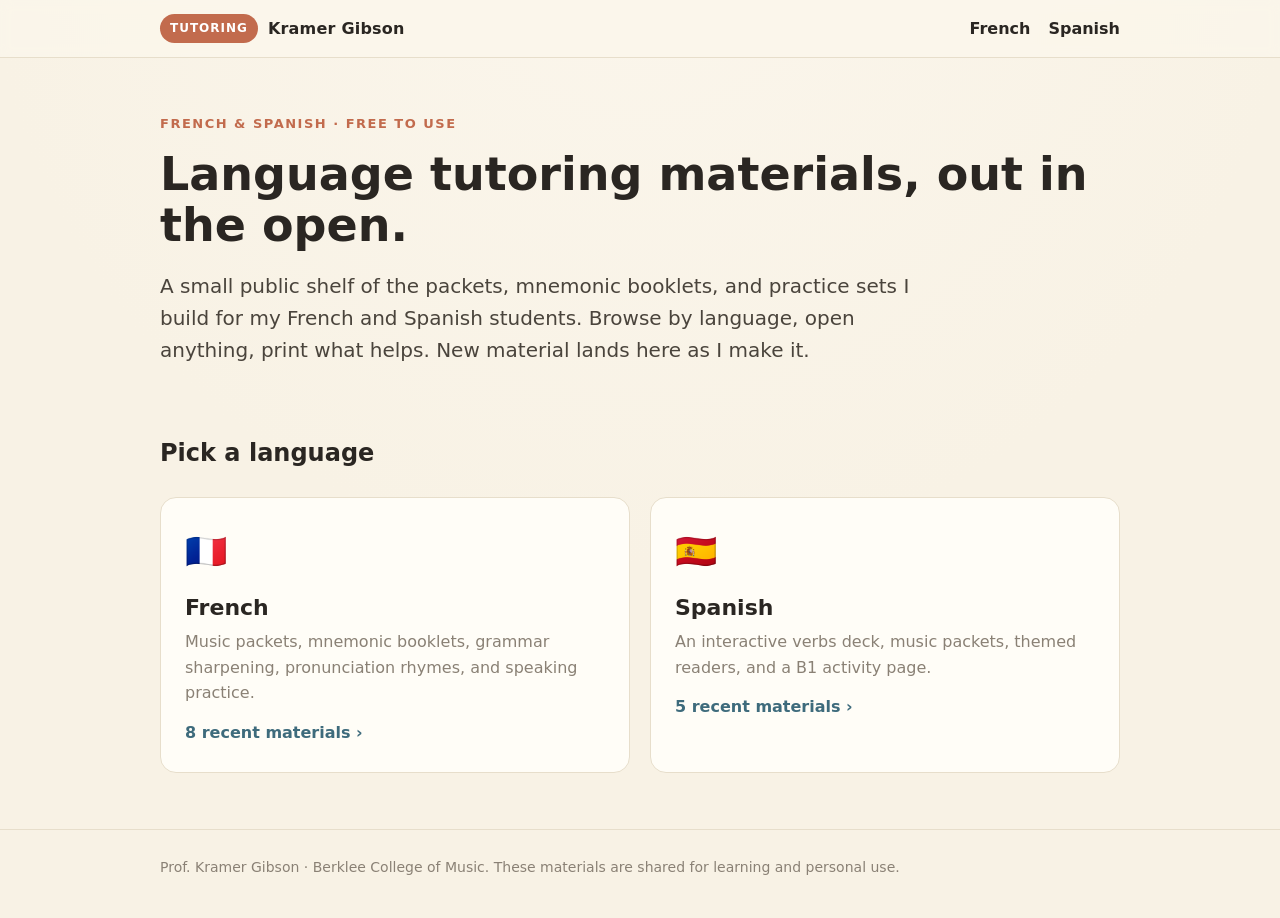
<file: index.html>
<!DOCTYPE html>
<html lang="en">
<head>
<meta charset="utf-8" />
<meta name="viewport" content="width=device-width, initial-scale=1.0" />
<title>Language Tutoring with Kramer Gibson</title>
<meta name="description" content="Free French and Spanish tutoring materials from Kramer Gibson: packets, mnemonic booklets, and practice sets." />
<link rel="stylesheet" href="assets/css/site.css" />
</head>
<body>

<nav class="nav">
  <div class="nav-inner">
    <a class="brand" href="index.html"><span class="badge">Tutoring</span> Kramer Gibson</a>
    <div class="nav-links">
      <a href="french.html">French</a>
      <a href="spanish.html">Spanish</a>
    </div>
  </div>
</nav>

<header class="hero">
  <div class="wrap">
    <div class="eyebrow">French &amp; Spanish &middot; Free to use</div>
    <h1>Language tutoring materials, out in the open.</h1>
    <p class="lede">
      A small public shelf of the packets, mnemonic booklets, and practice sets I build for my French and Spanish students. Browse by language, open anything, print what helps. New material lands here as I make it.
    </p>
  </div>
</header>

<section class="section">
  <div class="wrap">
    <h2>Pick a language</h2>
    <div class="pick">
      <a href="french.html">
        <div class="flag">🇫🇷</div>
        <h3>French</h3>
        <p>Music packets, mnemonic booklets, grammar sharpening, pronunciation rhymes, and speaking practice.</p>
        <span class="count">8 recent materials &rsaquo;</span>
      </a>
      <a href="spanish.html">
        <div class="flag">🇪🇸</div>
        <h3>Spanish</h3>
        <p>An interactive verbs deck, music packets, themed readers, and a B1 activity page.</p>
        <span class="count">5 recent materials &rsaquo;</span>
      </a>
    </div>
  </div>
</section>

<footer class="foot">
  <div class="wrap">
    Prof. Kramer Gibson &middot; Berklee College of Music. These materials are shared for learning and personal use.
  </div>
</footer>

</body>
</html>
</file>
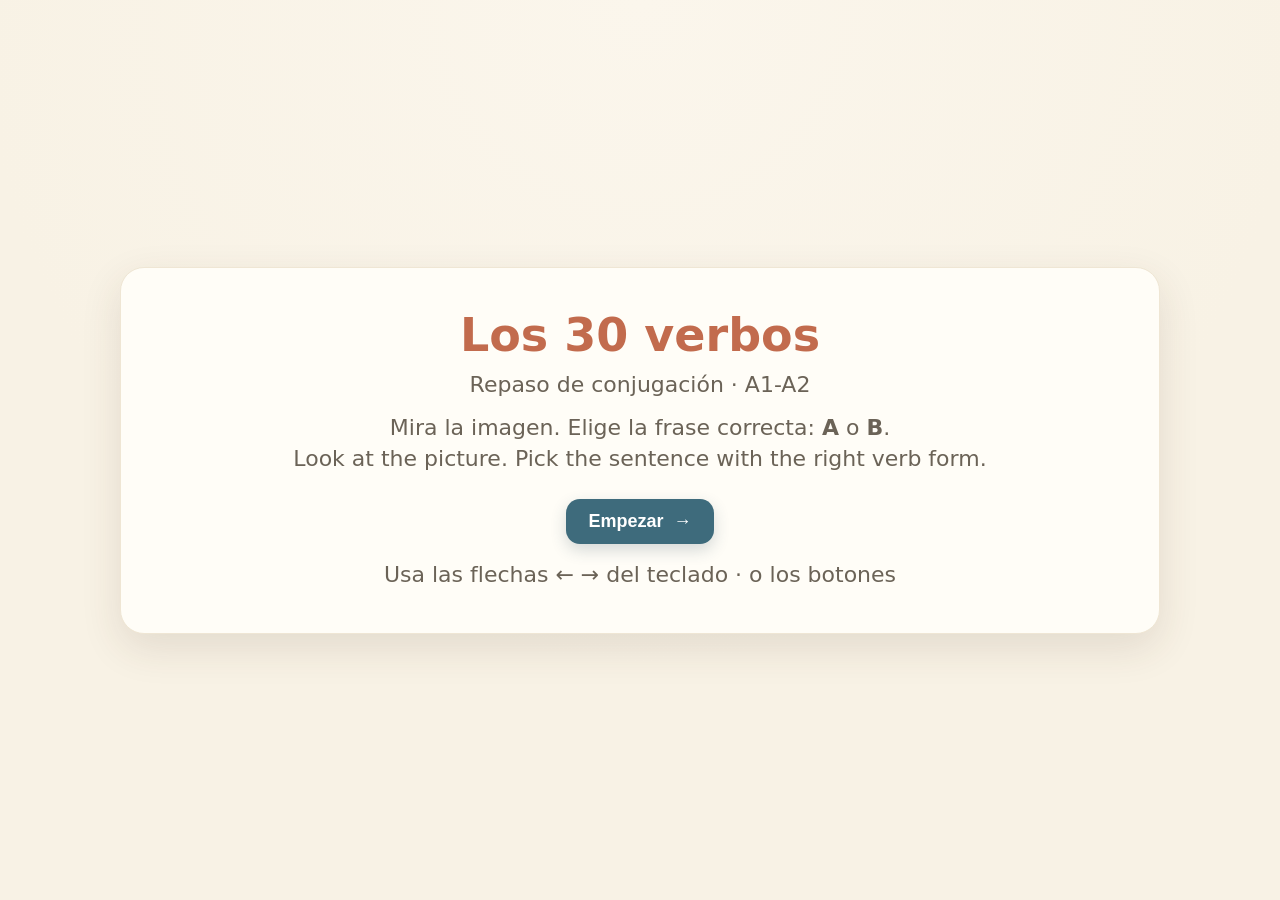
<file: files/spanish/top30-verbs-deck/index.html>
<!DOCTYPE html>
<html lang="es">
<head>
<meta charset="utf-8">
<meta name="viewport" content="width=device-width, initial-scale=1">
<title>Los 30 verbos: repaso de conjugación</title>
<style>
  :root{
    --cream:#F8F2E5; --ink:#2A2622; --terracotta:#C26B4D; --saffron:#D9A441;
    --sage:#7A8C6F; --ocean:#3E6B7C; --good:#5E8C61; --bad:#C7584B;
    --card:#FFFDF7;
  }
  *{box-sizing:border-box}
  html,body{margin:0;height:100%}
  body{
    font-family:-apple-system,"Segoe UI",system-ui,"Helvetica Neue",sans-serif;
    background:radial-gradient(circle at 50% 0%,#FBF6EC 0%,var(--cream) 60%);
    color:var(--ink); min-height:100%; display:flex; flex-direction:column;
    align-items:center; justify-content:center; padding:24px;
  }
  .stage{width:min(1040px,96vw)}
  .topbar{display:flex; align-items:center; justify-content:space-between; margin-bottom:14px}
  .chips{display:flex; gap:10px; align-items:center; flex-wrap:wrap}
  .chip{font-weight:700; letter-spacing:.3px; padding:6px 14px; border-radius:999px; font-size:18px}
  .chip-verb{background:var(--terracotta); color:#fff}
  .chip-en{background:#fff; color:var(--ink); border:2px solid var(--saffron)}
  .chip-tense{background:var(--ocean); color:#fff; font-size:15px; text-transform:uppercase; letter-spacing:1px}
  .progress{font-size:15px; color:#8a8175; font-weight:600}
  .score{font-size:15px; color:var(--sage); font-weight:700}
  .card{
    background:var(--card); border-radius:24px; padding:22px;
    box-shadow:0 14px 40px rgba(70,50,30,.12); border:1px solid #efe6d4;
  }
  .imgwrap{display:flex; justify-content:center}
  .imgwrap img{
    width:min(380px,60vw); aspect-ratio:1/1; object-fit:cover;
    border-radius:18px; background:#f0e8d8; box-shadow:0 8px 22px rgba(70,50,30,.14);
  }
  .imgwrap .ph{
    width:min(380px,60vw); aspect-ratio:1/1; border-radius:18px; background:#f0e8d8;
    display:flex; align-items:center; justify-content:center; color:#b6a98c; font-size:20px;
  }
  .prompt{text-align:center; margin:16px 0 8px; font-size:19px; color:#8a8175}
  .options{display:flex; flex-direction:column; gap:14px; margin-top:6px}
  .opt{
    display:flex; align-items:center; gap:14px; text-align:left; cursor:pointer;
    background:#fff; border:2.5px solid #e7dcc6; border-radius:16px; padding:18px 20px;
    font-size:26px; font-weight:600; color:var(--ink); transition:transform .08s, border-color .15s, background .15s;
    font-family:Georgia,"Times New Roman",serif;
  }
  .opt:hover{transform:translateY(-2px); border-color:var(--saffron)}
  .opt .key{
    flex:0 0 auto; width:38px; height:38px; border-radius:50%; background:var(--saffron); color:#fff;
    display:flex; align-items:center; justify-content:center; font-size:20px; font-weight:800; font-family:sans-serif;
  }
  .opt.correct{border-color:var(--good); background:#EEF5EC}
  .opt.correct .key{background:var(--good)}
  .opt.wrong{border-color:var(--bad); background:#FBEEEC}
  .opt.wrong .key{background:var(--bad)}
  .opt.dim{opacity:.55}
  .opt[disabled]{cursor:default}
  .feedback{
    margin-top:16px; min-height:30px; text-align:center; font-size:20px; font-weight:600;
    opacity:0; transition:opacity .2s;
  }
  .feedback.show{opacity:1}
  .feedback .tag{font-weight:800}
  .feedback .why{display:block; font-size:18px; font-weight:500; color:#6b6357; margin-top:4px}
  .feedback .focus{display:inline-block; margin-top:8px; font-size:16px; background:var(--sage);
    color:#fff; padding:4px 12px; border-radius:999px; font-weight:700; letter-spacing:.3px}
  .nav{display:flex; align-items:center; justify-content:space-between; margin-top:18px}
  .btn{
    border:none; cursor:pointer; font-size:18px; font-weight:700; padding:12px 22px; border-radius:14px;
    background:var(--ocean); color:#fff; box-shadow:0 6px 16px rgba(40,70,90,.2);
  }
  .btn.ghost{background:#fff; color:var(--ocean); border:2px solid var(--ocean); box-shadow:none}
  .btn:disabled{opacity:.35; cursor:default}
  .hint{font-size:14px; color:#a99f8c}
  /* title + summary slides */
  .splash{text-align:center; padding:40px 20px}
  .splash h1{font-size:46px; margin:0 0 10px; color:var(--terracotta)}
  .splash p{font-size:22px; color:#6b6357; margin:6px 0}
  .splash .big{font-size:64px; font-weight:800; color:var(--sage); margin:18px 0}
  .hide{display:none !important}
</style>
</head>
<body>
<div class="stage">

  <!-- TITLE -->
  <div id="title" class="card splash">
    <h1>Los 30 verbos</h1>
    <p>Repaso de conjugación · A1-A2</p>
    <p style="margin-top:18px">Mira la imagen. Elige la frase correcta: <b>A</b> o <b>B</b>.</p>
    <p class="hint">Look at the picture. Pick the sentence with the right verb form.</p>
    <div class="nav" style="justify-content:center; margin-top:28px">
      <button class="btn" onclick="start()">Empezar &nbsp;&rarr;</button>
    </div>
    <p class="hint" style="margin-top:18px">Usa las flechas &larr; &rarr; del teclado · o los botones</p>
  </div>

  <!-- QUESTION -->
  <div id="quiz" class="hide">
    <div class="topbar">
      <div class="chips">
        <span class="chip chip-verb" id="cVerb"></span>
        <span class="chip chip-en" id="cEn"></span>
        <span class="chip chip-tense" id="cTense"></span>
      </div>
      <div style="text-align:right">
        <div class="progress" id="cProg"></div>
        <div class="score" id="cScore"></div>
      </div>
    </div>
    <div class="card">
      <div class="imgwrap"><img id="cImg" alt="" onerror="this.style.display='none';this.insertAdjacentHTML('afterend','<div class=ph>imagen</div>')"></div>
      <div class="prompt">¿Cuál es correcta?</div>
      <div class="options">
        <button class="opt" id="optA" onclick="pick('a')"><span class="key">A</span><span id="txtA"></span></button>
        <button class="opt" id="optB" onclick="pick('b')"><span class="key">B</span><span id="txtB"></span></button>
      </div>
      <div class="feedback" id="fb"></div>
    </div>
    <div class="nav">
      <button class="btn ghost" id="prevBtn" onclick="go(-1)">&larr; Atrás</button>
      <span class="hint" id="navHint"></span>
      <button class="btn" id="nextBtn" onclick="go(1)">Siguiente &rarr;</button>
    </div>
  </div>

  <!-- SUMMARY -->
  <div id="summary" class="card splash hide">
    <h1>¡Bien hecho!</h1>
    <p>Tu resultado</p>
    <div class="big" id="finalScore"></div>
    <p id="finalMsg"></p>
    <div class="nav" style="justify-content:center; margin-top:24px">
      <button class="btn ghost" onclick="restart()">Otra vez</button>
      <button class="btn" onclick="restart()">&nbsp;Repasar&nbsp;</button>
    </div>
  </div>

</div>

<script>
const DATA = [{"n": 1, "verb": "ser", "en": "to be", "tense": "presente", "img": "images/01-ser.png", "a": "La mujer es profesora.", "b": "La mujer eres profesora.", "answer": "a", "why": "ella -> es. 'eres' is the tu form.", "focus": "ella -> es", "correct": "La mujer es profesora."}, {"n": 2, "verb": "estar", "en": "to be (state/place)", "tense": "presente", "img": "images/02-estar.png", "a": "El gato estás en la caja.", "b": "El gato está en la caja.", "answer": "b", "why": "él -> está. 'estás' is the tu form.", "focus": "él -> está", "correct": "El gato está en la caja."}, {"n": 3, "verb": "tener", "en": "to have", "tense": "presente", "img": "images/03-tener.png", "a": "El niño tiene un perro.", "b": "El niño tienen un perro.", "answer": "a", "why": "el niño is one person -> tiene. 'tienen' is for ellos.", "focus": "singular -> tiene", "correct": "El niño tiene un perro."}, {"n": 4, "verb": "ir", "en": "to go", "tense": "presente", "img": "images/04-ir.png", "a": "Los amigos va a la playa.", "b": "Los amigos van a la playa.", "answer": "b", "why": "los amigos is plural -> van.", "focus": "plural -> van", "correct": "Los amigos van a la playa."}, {"n": 5, "verb": "hacer", "en": "to make/do", "tense": "presente", "img": "images/05-hacer.png", "a": "La niña hace un pastel.", "b": "La niña haces un pastel.", "answer": "a", "why": "ella -> hace. 'haces' is the tu form.", "focus": "ella -> hace", "correct": "La niña hace un pastel."}, {"n": 6, "verb": "comer", "en": "to eat", "tense": "presente", "img": "images/06-comer.png", "a": "El hombre comen una manzana.", "b": "El hombre come una manzana.", "answer": "b", "why": "singular -> come. 'comen' is for ellos.", "focus": "singular -> come", "correct": "El hombre come una manzana."}, {"n": 7, "verb": "beber", "en": "to drink", "tense": "presente", "img": "images/07-beber.png", "a": "La niña bebe agua.", "b": "La niña bebes agua.", "answer": "a", "why": "ella -> bebe. 'bebes' is the tu form.", "focus": "ella -> bebe", "correct": "La niña bebe agua."}, {"n": 8, "verb": "vivir", "en": "to live", "tense": "presente", "img": "images/08-vivir.png", "a": "La familia viven en una casa azul.", "b": "La familia vive en una casa azul.", "answer": "b", "why": "la familia is singular -> vive.", "focus": "la familia -> vive", "correct": "La familia vive en una casa azul."}, {"n": 9, "verb": "hablar", "en": "to speak", "tense": "presente", "img": "images/09-hablar.png", "a": "Las chicas hablan por teléfono.", "b": "Las chicas habla por teléfono.", "answer": "a", "why": "plural -> hablan.", "focus": "plural -> hablan", "correct": "Las chicas hablan por teléfono."}, {"n": 10, "verb": "trabajar", "en": "to work", "tense": "presente", "img": "images/10-trabajar.png", "a": "El hombre trabajan en una oficina.", "b": "El hombre trabaja en una oficina.", "answer": "b", "why": "singular -> trabaja.", "focus": "singular -> trabaja", "correct": "El hombre trabaja en una oficina."}, {"n": 11, "verb": "estudiar", "en": "to study", "tense": "presente", "img": "images/11-estudiar.png", "a": "Los estudiantes estudian en la biblioteca.", "b": "Los estudiantes estudia en la biblioteca.", "answer": "a", "why": "plural -> estudian.", "focus": "plural -> estudian", "correct": "Los estudiantes estudian en la biblioteca."}, {"n": 12, "verb": "jugar", "en": "to play", "tense": "presente", "img": "images/12-jugar.png", "a": "Los niños jugan al fútbol.", "b": "Los niños juegan al fútbol.", "answer": "b", "why": "jugar stem-changes u->ue -> juegan.", "focus": "stem u->ue: juegan", "correct": "Los niños juegan al fútbol."}, {"n": 13, "verb": "correr", "en": "to run", "tense": "presente", "img": "images/13-correr.png", "a": "La mujer corre en el parque.", "b": "La mujer corren en el parque.", "answer": "a", "why": "singular -> corre.", "focus": "singular -> corre", "correct": "La mujer corre en el parque."}, {"n": 14, "verb": "leer", "en": "to read", "tense": "presente", "img": "images/14-leer.png", "a": "El abuelo lees un libro.", "b": "El abuelo lee un libro.", "answer": "b", "why": "él -> lee. 'lees' is the tu form.", "focus": "él -> lee", "correct": "El abuelo lee un libro."}, {"n": 15, "verb": "escribir", "en": "to write", "tense": "presente", "img": "images/15-escribir.png", "a": "La niña escribe una carta.", "b": "La niña escriben una carta.", "answer": "a", "why": "singular -> escribe.", "focus": "singular -> escribe", "correct": "La niña escribe una carta."}, {"n": 16, "verb": "cocinar", "en": "to cook", "tense": "presente", "img": "images/16-cocinar.png", "a": "El chef cocinas pasta.", "b": "El chef cocina pasta.", "answer": "b", "why": "él -> cocina. 'cocinas' is the tu form.", "focus": "él -> cocina", "correct": "El chef cocina pasta."}, {"n": 17, "verb": "dormir", "en": "to sleep", "tense": "presente", "img": "images/17-dormir.png", "a": "El gato duerme en el sofá.", "b": "El gato dorme en el sofá.", "answer": "a", "why": "dormir stem-changes o->ue -> duerme.", "focus": "stem o->ue: duerme", "correct": "El gato duerme en el sofá."}, {"n": 18, "verb": "cantar", "en": "to sing", "tense": "presente", "img": "images/18-cantar.png", "a": "La cantante cantan en el escenario.", "b": "La cantante canta en el escenario.", "answer": "b", "why": "singular -> canta.", "focus": "singular -> canta", "correct": "La cantante canta en el escenario."}, {"n": 19, "verb": "ver", "en": "to see/watch", "tense": "presente", "img": "images/19-ver.png", "a": "Ellos ven una película.", "b": "Ellos ve una película.", "answer": "a", "why": "ellos is plural -> ven.", "focus": "plural -> ven", "correct": "Ellos ven una película."}, {"n": 20, "verb": "querer", "en": "to want", "tense": "presente", "img": "images/20-querer.png", "a": "La niña quere un helado.", "b": "La niña quiere un helado.", "answer": "b", "why": "querer stem-changes e->ie -> quiere.", "focus": "stem e->ie: quiere", "correct": "La niña quiere un helado."}, {"n": 21, "verb": "poder", "en": "to be able / can", "tense": "presente", "img": "images/21-poder.png", "a": "El superhéroe puede volar.", "b": "El superhéroe pode volar.", "answer": "a", "why": "poder stem-changes o->ue -> puede.", "focus": "stem o->ue: puede", "correct": "El superhéroe puede volar."}, {"n": 22, "verb": "abrir", "en": "to open", "tense": "presente", "img": "images/22-abrir.png", "a": "El hombre abren la puerta.", "b": "El hombre abre la puerta.", "answer": "b", "why": "singular -> abre.", "focus": "singular -> abre", "correct": "El hombre abre la puerta."}, {"n": 23, "verb": "comprar", "en": "to buy", "tense": "presente", "img": "images/23-comprar.png", "a": "La mujer compra frutas.", "b": "La mujer compran frutas.", "answer": "a", "why": "singular -> compra.", "focus": "singular -> compra", "correct": "La mujer compra frutas."}, {"n": 24, "verb": "venir", "en": "to come", "tense": "presente", "img": "images/24-venir.png", "a": "El autobús vene a la parada.", "b": "El autobús viene a la parada.", "answer": "b", "why": "venir is irregular -> viene (not 'vene').", "focus": "irregular: viene", "correct": "El autobús viene a la parada."}, {"n": 25, "verb": "ir", "en": "to go", "tense": "pretérito", "img": "images/25-ir-pret.png", "a": "Ayer yo fui a la playa.", "b": "Ayer yo fue a la playa.", "answer": "a", "why": "yo -> fui. 'fue' is él/ella.", "focus": "yo -> fui", "correct": "Ayer yo fui a la playa."}, {"n": 26, "verb": "ser", "en": "to be", "tense": "pretérito", "img": "images/26-ser-pret.png", "a": "La fiesta fui divertida.", "b": "La fiesta fue divertida.", "answer": "b", "why": "la fiesta -> fue. 'fui' means 'I'.", "focus": "la fiesta -> fue", "correct": "La fiesta fue divertida."}, {"n": 27, "verb": "tener", "en": "to have", "tense": "pretérito", "img": "images/27-tener-pret.png", "a": "Ayer yo tuve mucha tarea.", "b": "Ayer yo tuvo mucha tarea.", "answer": "a", "why": "yo -> tuve. 'tuvo' is él/ella.", "focus": "yo -> tuve", "correct": "Ayer yo tuve mucha tarea."}, {"n": 28, "verb": "hacer", "en": "to make/do", "tense": "pretérito", "img": "images/28-hacer-pret.png", "a": "Yo hizo un castillo de arena.", "b": "Yo hice un castillo de arena.", "answer": "b", "why": "yo -> hice. 'hizo' is él/ella.", "focus": "yo -> hice", "correct": "Yo hice un castillo de arena."}, {"n": 29, "verb": "estar", "en": "to be (state)", "tense": "pretérito", "img": "images/29-estar-pret.png", "a": "Ayer él estuvo enfermo.", "b": "Ayer él estó enfermo.", "answer": "a", "why": "estar preterite is irregular -> estuvo (not 'estó').", "focus": "irregular: estuvo", "correct": "Ayer él estuvo enfermo."}, {"n": 30, "verb": "dar", "en": "to give", "tense": "pretérito", "img": "images/30-dar-pret.png", "a": "Ella di una flor.", "b": "Ella dio una flor.", "answer": "b", "why": "ella -> dio. 'di' means 'I gave'.", "focus": "ella -> dio", "correct": "Ella dio una flor."}];
let idx = 0;
let answered = {};   // index -> 'a'/'b' chosen
let correctCount = 0;

const $ = id => document.getElementById(id);

function start(){ $('title').classList.add('hide'); $('quiz').classList.remove('hide'); idx=0; render(); }

function render(){
  const it = DATA[idx];
  $('cVerb').textContent = it.verb;
  $('cEn').textContent = it.en;
  $('cTense').textContent = it.tense;
  $('cProg').textContent = `Verbo ${idx+1} / ${DATA.length}`;
  $('cScore').textContent = `Aciertos: ${correctCount}`;
  $('cImg').style.display='';
  $('cImg').src = it.img;
  $('txtA').textContent = it.a;
  $('txtB').textContent = it.b;
  // reset option styling
  for(const id of ['optA','optB']){
    const el=$(id); el.classList.remove('correct','wrong','dim'); el.removeAttribute('disabled');
  }
  const fb=$('fb'); fb.classList.remove('show'); fb.innerHTML='';
  $('prevBtn').disabled = idx===0;
  $('nextBtn').textContent = (idx===DATA.length-1) ? 'Resultado →' : 'Siguiente →';
  $('navHint').textContent = answered[idx] ? '' : 'Elige A o B';
  // if already answered, show the resolved state
  if(answered[idx]) reveal(answered[idx], true);
}

function pick(choice){
  if(answered[idx]) return;
  answered[idx]=choice;
  const it=DATA[idx];
  if(choice===it.answer) correctCount++;
  $('cScore').textContent = `Aciertos: ${correctCount}`;
  reveal(choice, false);
}

function reveal(choice, silent){
  const it=DATA[idx];
  const right=it.answer;
  const rightEl = right==='a' ? $('optA') : $('optB');
  const chosenEl = choice==='a' ? $('optA') : $('optB');
  rightEl.classList.add('correct');
  if(choice!==right){ chosenEl.classList.add('wrong'); }
  $('optA').setAttribute('disabled','true'); $('optB').setAttribute('disabled','true');
  if(choice!==right){ (right==='a'?$('optB'):$('optA')).classList.add('dim'); }
  const fb=$('fb');
  const good = choice===right;
  fb.innerHTML = `<span class="tag" style="color:${good?'var(--good)':'var(--bad)'}">`
    + (good ? '¡Correcto! ✔' : 'Casi — la correcta es: ' )
    + `</span>`
    + (good ? '' : `<span class="why" style="font-weight:700;color:var(--ink)">${it.correct}</span>`)
    + `<span class="why">${it.why}</span>`
    + `<span class="focus">${it.focus}</span>`;
  fb.classList.add('show');
  $('navHint').textContent='';
}

function go(d){
  const next = idx+d;
  if(next<0) return;
  if(next>=DATA.length){ showSummary(); return; }
  idx=next; render();
}

function showSummary(){
  $('quiz').classList.add('hide');
  const s=$('summary'); s.classList.remove('hide');
  $('finalScore').textContent = `${correctCount} / ${DATA.length}`;
  const pct = correctCount/DATA.length;
  let msg;
  if(pct>=0.9) msg='¡Excelente! Dominas las conjugaciones.';
  else if(pct>=0.7) msg='¡Muy bien! Solo unos pocos para repasar.';
  else if(pct>=0.5) msg='Buen trabajo. Vamos a repasar juntos los difíciles.';
  else msg='Buen comienzo. Lo repasamos paso a paso.';
  $('finalMsg').textContent=msg;
}

function restart(){
  idx=0; answered={}; correctCount=0;
  $('summary').classList.add('hide'); $('title').classList.add('hide');
  $('quiz').classList.remove('hide'); render();
}

document.addEventListener('keydown', e=>{
  if($('quiz').classList.contains('hide')) {
    if((e.key==='Enter'||e.key===' '||e.key==='ArrowRight') && !$('title').classList.contains('hide')) start();
    return;
  }
  if(e.key==='ArrowRight') go(1);
  else if(e.key==='ArrowLeft') go(-1);
  else if(e.key.toLowerCase()==='a') pick('a');
  else if(e.key.toLowerCase()==='b') pick('b');
});
</script>
</body>
</html>
</file>
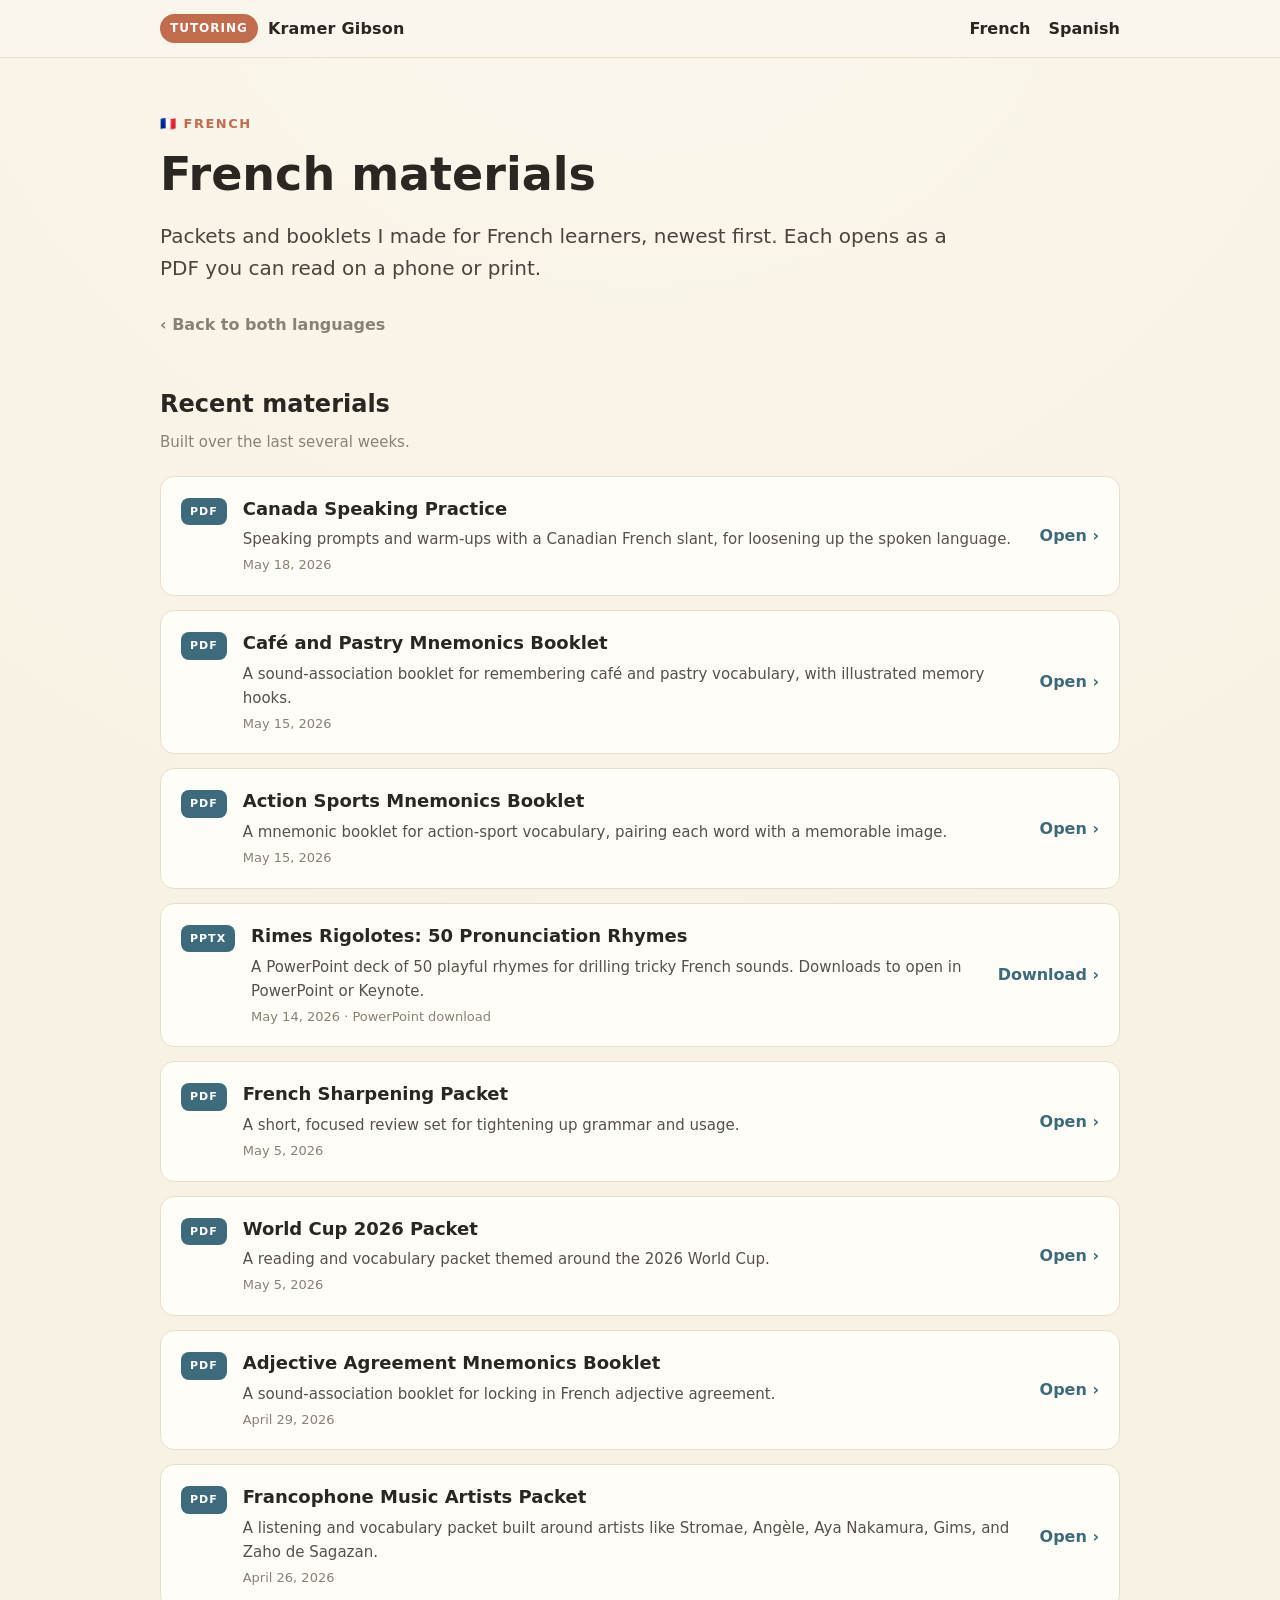
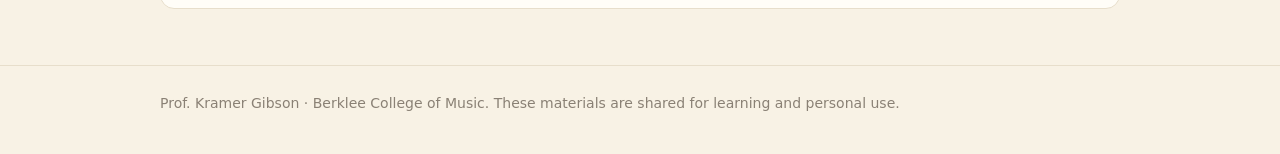
<file: french.html>
<!DOCTYPE html>
<html lang="en">
<head>
<meta charset="utf-8" />
<meta name="viewport" content="width=device-width, initial-scale=1.0" />
<title>French Tutoring Materials &middot; Kramer Gibson</title>
<meta name="description" content="French tutoring materials: music artist packets, mnemonic booklets, grammar sharpening, World Cup 2026 reader, and speaking practice." />
<link rel="stylesheet" href="assets/css/site.css" />
</head>
<body>

<nav class="nav">
  <div class="nav-inner">
    <a class="brand" href="index.html"><span class="badge">Tutoring</span> Kramer Gibson</a>
    <div class="nav-links">
      <a href="french.html">French</a>
      <a href="spanish.html">Spanish</a>
    </div>
  </div>
</nav>

<header class="hero">
  <div class="wrap">
    <div class="eyebrow">🇫🇷 French</div>
    <h1>French materials</h1>
    <p class="lede">
      Packets and booklets I made for French learners, newest first. Each opens as a PDF you can read on a phone or print.
    </p>
    <a class="back" href="index.html">&lsaquo; Back to both languages</a>
  </div>
</header>

<section class="section">
  <div class="wrap">
    <h2>Recent materials</h2>
    <p class="note">Built over the last several weeks.</p>

    <div class="files">

      <a class="file" href="files/french/Canada_Speaking_Practice.pdf">
        <span class="kind fr">PDF</span>
        <span class="body">
          <h3>Canada Speaking Practice</h3>
          <p>Speaking prompts and warm-ups with a Canadian French slant, for loosening up the spoken language.</p>
          <span class="meta">May 18, 2026</span>
        </span>
        <span class="go">Open &rsaquo;</span>
      </a>

      <a class="file" href="files/french/French_Cafe_Pastry_Mnemonics_Booklet-May15-2026.pdf">
        <span class="kind fr">PDF</span>
        <span class="body">
          <h3>Café and Pastry Mnemonics Booklet</h3>
          <p>A sound-association booklet for remembering café and pastry vocabulary, with illustrated memory hooks.</p>
          <span class="meta">May 15, 2026</span>
        </span>
        <span class="go">Open &rsaquo;</span>
      </a>

      <a class="file" href="files/french/French_Action_Sports_Mnemonics_Booklet-May15-2026.pdf">
        <span class="kind fr">PDF</span>
        <span class="body">
          <h3>Action Sports Mnemonics Booklet</h3>
          <p>A mnemonic booklet for action-sport vocabulary, pairing each word with a memorable image.</p>
          <span class="meta">May 15, 2026</span>
        </span>
        <span class="go">Open &rsaquo;</span>
      </a>

      <a class="file" href="files/french/Rimes_Rigolotes_50_French_Pronunciation_Rhymes.pptx">
        <span class="kind fr">PPTX</span>
        <span class="body">
          <h3>Rimes Rigolotes: 50 Pronunciation Rhymes</h3>
          <p>A PowerPoint deck of 50 playful rhymes for drilling tricky French sounds. Downloads to open in PowerPoint or Keynote.</p>
          <span class="meta">May 14, 2026 &middot; PowerPoint download</span>
        </span>
        <span class="go">Download &rsaquo;</span>
      </a>

      <a class="file" href="files/french/French_Sharpening_Packet-May5-2026.pdf">
        <span class="kind fr">PDF</span>
        <span class="body">
          <h3>French Sharpening Packet</h3>
          <p>A short, focused review set for tightening up grammar and usage.</p>
          <span class="meta">May 5, 2026</span>
        </span>
        <span class="go">Open &rsaquo;</span>
      </a>

      <a class="file" href="files/french/French_WC2026_Packet_v2-2026-05-05.pdf">
        <span class="kind fr">PDF</span>
        <span class="body">
          <h3>World Cup 2026 Packet</h3>
          <p>A reading and vocabulary packet themed around the 2026 World Cup.</p>
          <span class="meta">May 5, 2026</span>
        </span>
        <span class="go">Open &rsaquo;</span>
      </a>

      <a class="file" href="files/french/French_Adjective_Agreement_Mnemonics_Booklet-April29-2026.pdf">
        <span class="kind fr">PDF</span>
        <span class="body">
          <h3>Adjective Agreement Mnemonics Booklet</h3>
          <p>A sound-association booklet for locking in French adjective agreement.</p>
          <span class="meta">April 29, 2026</span>
        </span>
        <span class="go">Open &rsaquo;</span>
      </a>

      <a class="file" href="files/french/french_music_artists_packet.pdf">
        <span class="kind fr">PDF</span>
        <span class="body">
          <h3>Francophone Music Artists Packet</h3>
          <p>A listening and vocabulary packet built around artists like Stromae, Angèle, Aya Nakamura, Gims, and Zaho de Sagazan.</p>
          <span class="meta">April 26, 2026</span>
        </span>
        <span class="go">Open &rsaquo;</span>
      </a>

    </div>
  </div>
</section>

<footer class="foot">
  <div class="wrap">
    Prof. Kramer Gibson &middot; Berklee College of Music. These materials are shared for learning and personal use.
  </div>
</footer>

</body>
</html>
</file>
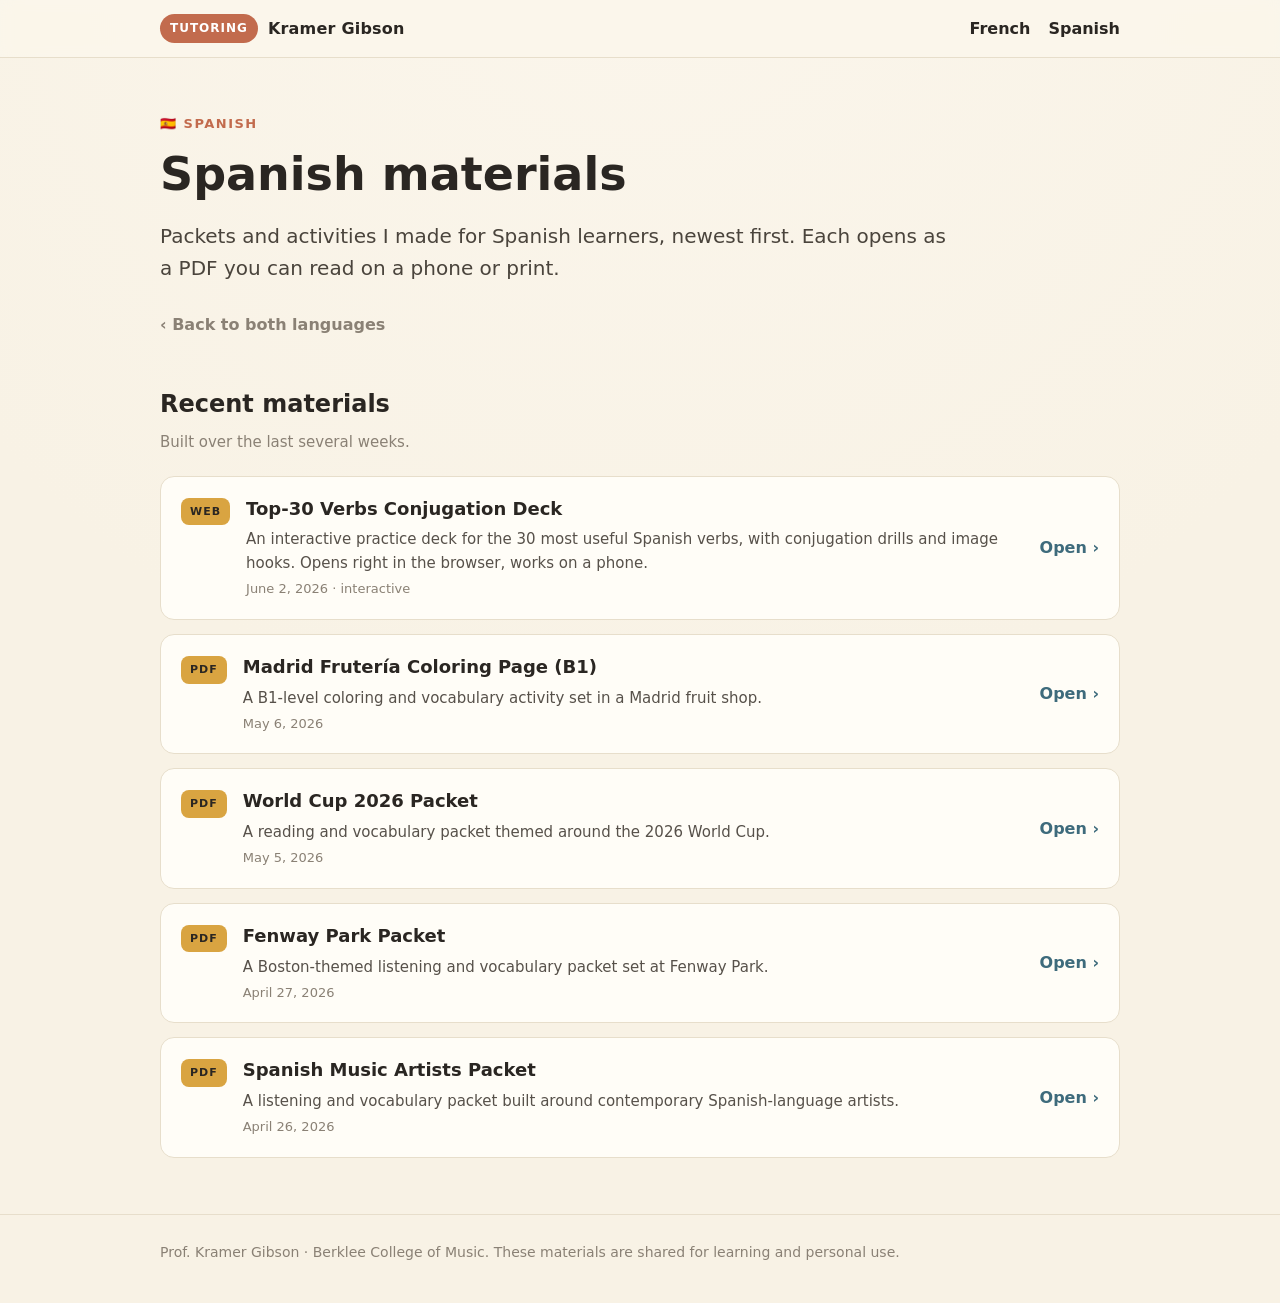
<file: spanish.html>
<!DOCTYPE html>
<html lang="en">
<head>
<meta charset="utf-8" />
<meta name="viewport" content="width=device-width, initial-scale=1.0" />
<title>Spanish Tutoring Materials &middot; Kramer Gibson</title>
<meta name="description" content="Spanish tutoring materials: music artist packet, Fenway Park reader, World Cup 2026 reader, and a B1 activity page." />
<link rel="stylesheet" href="assets/css/site.css" />
</head>
<body>

<nav class="nav">
  <div class="nav-inner">
    <a class="brand" href="index.html"><span class="badge">Tutoring</span> Kramer Gibson</a>
    <div class="nav-links">
      <a href="french.html">French</a>
      <a href="spanish.html">Spanish</a>
    </div>
  </div>
</nav>

<header class="hero">
  <div class="wrap">
    <div class="eyebrow">🇪🇸 Spanish</div>
    <h1>Spanish materials</h1>
    <p class="lede">
      Packets and activities I made for Spanish learners, newest first. Each opens as a PDF you can read on a phone or print.
    </p>
    <a class="back" href="index.html">&lsaquo; Back to both languages</a>
  </div>
</header>

<section class="section">
  <div class="wrap">
    <h2>Recent materials</h2>
    <p class="note">Built over the last several weeks.</p>

    <div class="files">

      <a class="file" href="files/spanish/top30-verbs-deck/index.html">
        <span class="kind es">Web</span>
        <span class="body">
          <h3>Top-30 Verbs Conjugation Deck</h3>
          <p>An interactive practice deck for the 30 most useful Spanish verbs, with conjugation drills and image hooks. Opens right in the browser, works on a phone.</p>
          <span class="meta">June 2, 2026 &middot; interactive</span>
        </span>
        <span class="go">Open &rsaquo;</span>
      </a>

      <a class="file" href="files/spanish/Madrid_Fruteria_Pagina_para_Colorear_B1.pdf">
        <span class="kind es">PDF</span>
        <span class="body">
          <h3>Madrid Frutería Coloring Page (B1)</h3>
          <p>A B1-level coloring and vocabulary activity set in a Madrid fruit shop.</p>
          <span class="meta">May 6, 2026</span>
        </span>
        <span class="go">Open &rsaquo;</span>
      </a>

      <a class="file" href="files/spanish/Spanish_WC2026_Packet_v2.pdf">
        <span class="kind es">PDF</span>
        <span class="body">
          <h3>World Cup 2026 Packet</h3>
          <p>A reading and vocabulary packet themed around the 2026 World Cup.</p>
          <span class="meta">May 5, 2026</span>
        </span>
        <span class="go">Open &rsaquo;</span>
      </a>

      <a class="file" href="files/spanish/Fenway_Park_Packet_Spanish.pdf">
        <span class="kind es">PDF</span>
        <span class="body">
          <h3>Fenway Park Packet</h3>
          <p>A Boston-themed listening and vocabulary packet set at Fenway Park.</p>
          <span class="meta">April 27, 2026</span>
        </span>
        <span class="go">Open &rsaquo;</span>
      </a>

      <a class="file" href="files/spanish/spanish_music_artists_packet.pdf">
        <span class="kind es">PDF</span>
        <span class="body">
          <h3>Spanish Music Artists Packet</h3>
          <p>A listening and vocabulary packet built around contemporary Spanish-language artists.</p>
          <span class="meta">April 26, 2026</span>
        </span>
        <span class="go">Open &rsaquo;</span>
      </a>

    </div>
  </div>
</section>

<footer class="foot">
  <div class="wrap">
    Prof. Kramer Gibson &middot; Berklee College of Music. These materials are shared for learning and personal use.
  </div>
</footer>

</body>
</html>
</file>
<file: assets/css/site.css>
:root {
  --cream: #F8F2E5;
  --cream-2: #FBF6EC;
  --ink: #2A2622;
  --muted: #8A8175;
  --terracotta: #C26B4D;
  --saffron: #D9A441;
  --sage: #7A8C6F;
  --ocean: #3E6B7C;
  --card: #FFFDF7;
  --line: #E7DECB;
}

* { box-sizing: border-box; }

html, body { margin: 0; }

body {
  font-family: -apple-system, "Segoe UI", system-ui, "Helvetica Neue", sans-serif;
  background: radial-gradient(circle at 50% -10%, var(--cream-2) 0%, var(--cream) 55%);
  color: var(--ink);
  line-height: 1.6;
  min-height: 100vh;
  -webkit-font-smoothing: antialiased;
}

a { color: var(--ocean); text-decoration: none; }
a:hover { text-decoration: underline; }

.wrap {
  width: min(960px, 92vw);
  margin: 0 auto;
}

/* Nav */
.nav {
  border-bottom: 1px solid var(--line);
  background: rgba(251, 246, 236, 0.85);
  backdrop-filter: saturate(120%) blur(6px);
  position: sticky;
  top: 0;
  z-index: 10;
}
.nav-inner {
  width: min(960px, 92vw);
  margin: 0 auto;
  display: flex;
  align-items: center;
  justify-content: space-between;
  padding: 14px 0;
  gap: 16px;
  flex-wrap: wrap;
}
.brand {
  color: var(--ink);
  font-weight: 700;
  letter-spacing: 0.2px;
  display: flex;
  align-items: center;
  gap: 10px;
}
.brand:hover { text-decoration: none; }
.badge {
  background: var(--terracotta);
  color: #fff;
  font-size: 12px;
  letter-spacing: 1px;
  text-transform: uppercase;
  padding: 5px 10px;
  border-radius: 999px;
}
.nav-links { display: flex; gap: 18px; }
.nav-links a { color: var(--ink); font-weight: 600; }

/* Hero */
.hero { padding: 56px 0 22px; }
.eyebrow {
  color: var(--terracotta);
  font-size: 13px;
  letter-spacing: 1.5px;
  text-transform: uppercase;
  font-weight: 700;
  margin-bottom: 14px;
}
.hero h1 {
  font-size: clamp(30px, 5vw, 46px);
  line-height: 1.1;
  margin: 0 0 16px;
}
.lede {
  font-size: clamp(17px, 2.2vw, 20px);
  color: #4a443c;
  max-width: 62ch;
}

/* Sections */
.section { padding: 26px 0 8px; }
.section h2 {
  font-size: 24px;
  margin: 0 0 6px;
}
.section .note { color: var(--muted); margin: 0 0 22px; font-size: 15px; }

/* Language picker cards on the landing page */
.pick {
  display: grid;
  grid-template-columns: 1fr 1fr;
  gap: 20px;
  margin-top: 24px;
}
@media (max-width: 640px) { .pick { grid-template-columns: 1fr; } }
.pick a {
  display: block;
  background: var(--card);
  border: 1px solid var(--line);
  border-radius: 16px;
  padding: 26px 24px;
  transition: transform 0.12s ease, box-shadow 0.12s ease;
}
.pick a:hover {
  text-decoration: none;
  transform: translateY(-3px);
  box-shadow: 0 14px 30px rgba(42, 38, 34, 0.10);
}
.pick .flag { font-size: 34px; }
.pick h3 { margin: 12px 0 4px; font-size: 22px; color: var(--ink); }
.pick p { margin: 0; color: var(--muted); }
.pick .count {
  display: inline-block;
  margin-top: 14px;
  color: var(--ocean);
  font-weight: 700;
}

/* File list */
.files { display: grid; gap: 14px; margin-top: 8px; }
.file {
  display: flex;
  align-items: flex-start;
  gap: 16px;
  background: var(--card);
  border: 1px solid var(--line);
  border-radius: 14px;
  padding: 18px 20px;
  transition: transform 0.12s ease, box-shadow 0.12s ease;
}
.file:hover {
  text-decoration: none;
  transform: translateY(-2px);
  box-shadow: 0 12px 26px rgba(42, 38, 34, 0.09);
}
.file .kind {
  flex: 0 0 auto;
  font-size: 11px;
  letter-spacing: 1px;
  text-transform: uppercase;
  font-weight: 700;
  color: #fff;
  background: var(--sage);
  padding: 5px 9px;
  border-radius: 8px;
  margin-top: 3px;
}
.file .kind.es { background: var(--saffron); color: var(--ink); }
.file .kind.fr { background: var(--ocean); }
.file .body { flex: 1 1 auto; }
.file h3 { margin: 0 0 4px; font-size: 18px; color: var(--ink); }
.file p { margin: 0; color: #57514a; font-size: 15px; }
.file .meta { color: var(--muted); font-size: 13px; margin-top: 8px; }
.file .go { color: var(--ocean); font-weight: 700; white-space: nowrap; align-self: center; }

/* Footer */
.foot {
  border-top: 1px solid var(--line);
  margin-top: 48px;
  padding: 26px 0 40px;
  color: var(--muted);
  font-size: 14px;
}

.back { display: inline-block; margin-top: 8px; color: var(--muted); font-weight: 600; }
</file>
